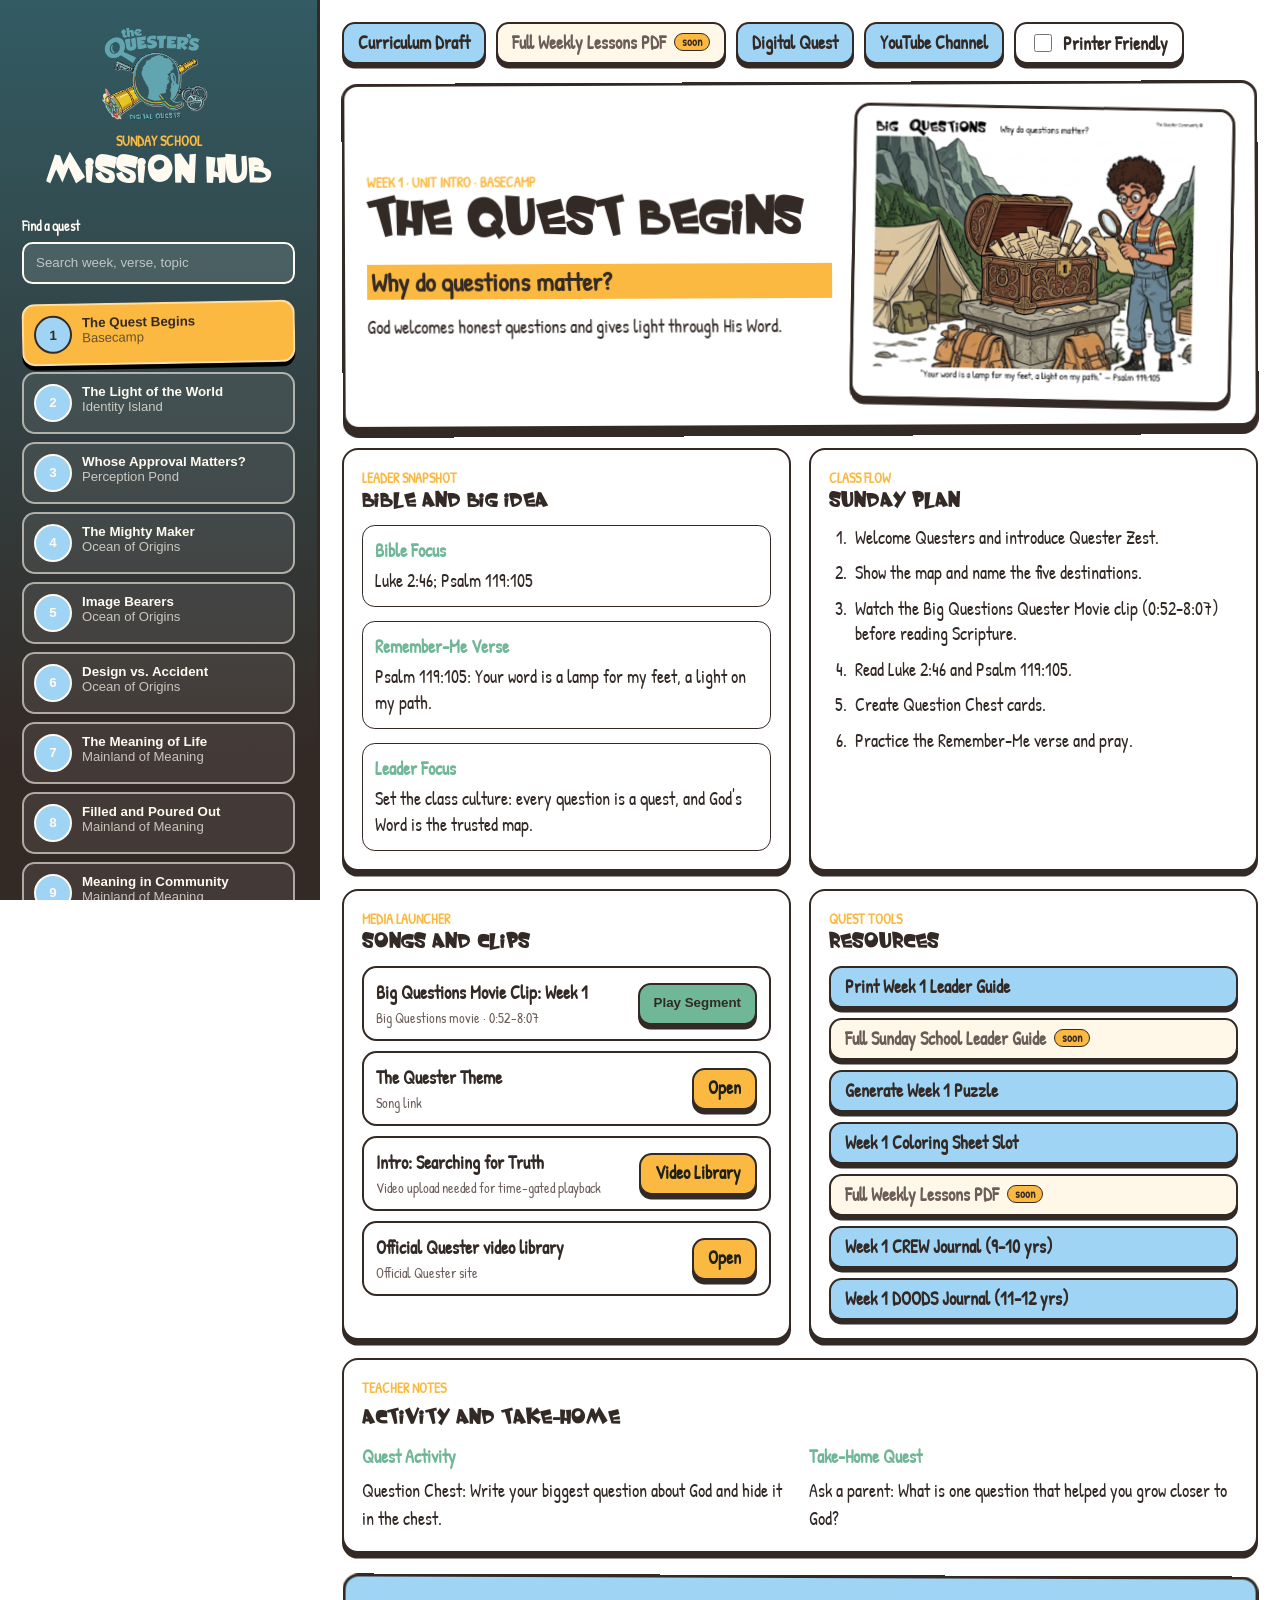
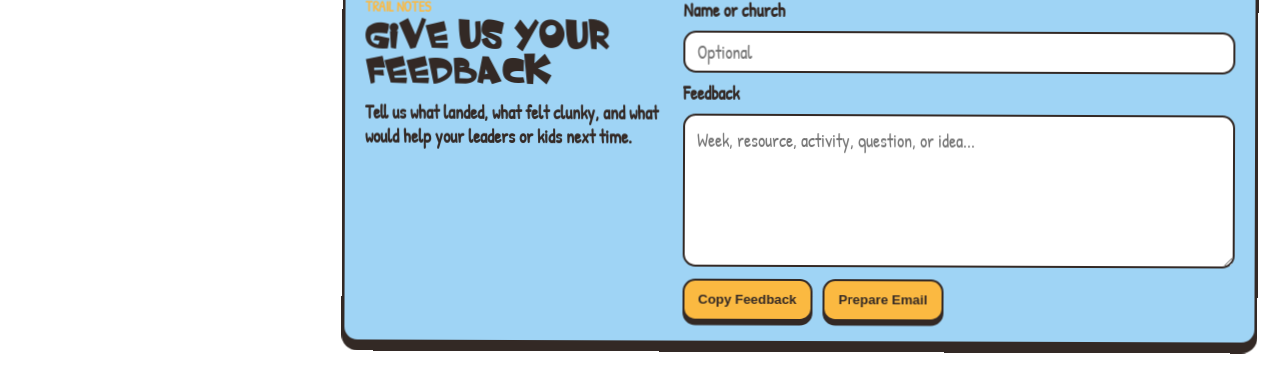
<file: index.html>
<!doctype html>
<html lang="en">
  <head>
    <meta charset="utf-8">
    <meta name="viewport" content="width=device-width, initial-scale=1">
    <title>Quester Sunday School Hub</title>
    <link rel="stylesheet" href="styles.css">
  </head>
  <body>
    <div class="app-shell">
      <aside class="sidebar" aria-label="Curriculum weeks">
        <div class="brand">
          <img src="assets/logo/logo-main.png" alt="The Quester">
          <div>
            <p class="eyebrow">Sunday School</p>
            <h1>Mission Hub</h1>
          </div>
        </div>

        <label class="search-label" for="weekSearch">Find a quest</label>
        <input id="weekSearch" class="search" type="search" placeholder="Search week, verse, topic">

        <nav id="weekNav" class="week-nav"></nav>
      </aside>

      <main class="workspace">
        <section class="topbar" aria-label="Global resources">
          <a href="docs/Quester_13_Week_Sunday_School_Curriculum.md" target="_blank">Curriculum Draft</a>
          <a id="fullLeaderGuidePdf" href="pdf/Quester_SundaySchool_Weekly_Lessons_Full_Collection.pdf" target="_blank" data-coming-soon="true">Full Weekly Lessons PDF</a>
          <a href="https://jugemz.github.io/quester-demo/" target="_blank" rel="noreferrer">Digital Quest</a>
          <a href="https://www.youtube.com/thequester" target="_blank" rel="noreferrer">YouTube Channel</a>
          <label class="print-toggle" for="printerFriendlyToggle">
            <input id="printerFriendlyToggle" type="checkbox">
            Printer Friendly
          </label>
        </section>

        <section class="hero-panel">
          <div class="hero-copy">
            <p id="weekKicker" class="eyebrow"></p>
            <h2 id="weekTitle"></h2>
            <p id="weekQuestion" class="big-question"></p>
            <p id="weekDiscovery" class="discovery"></p>
          </div>
          <div class="map-frame">
            <img id="weekImage" alt="">
          </div>
        </section>

        <section class="lesson-grid">
          <article class="panel summary-panel">
            <div class="panel-heading">
              <p class="eyebrow">Leader Snapshot</p>
              <h3>Bible and Big Idea</h3>
            </div>
            <dl class="snapshot">
              <div>
                <dt>Bible Focus</dt>
                <dd id="bibleFocus"></dd>
              </div>
              <div>
                <dt>Remember-Me Verse</dt>
                <dd id="memoryVerse"></dd>
              </div>
              <div>
                <dt>Leader Focus</dt>
                <dd id="leaderFocus"></dd>
              </div>
            </dl>
          </article>

          <article class="panel">
            <div class="panel-heading">
              <p class="eyebrow">Class Flow</p>
              <h3>Sunday Plan</h3>
            </div>
            <ol id="lessonFlow" class="flow-list"></ol>
          </article>

          <article class="panel media-panel">
            <div class="panel-heading">
              <p class="eyebrow">Media Launcher</p>
              <h3>Songs and Clips</h3>
            </div>
            <div id="mediaList" class="media-list"></div>
          </article>

          <article class="panel">
            <div class="panel-heading">
              <p class="eyebrow">Quest Tools</p>
              <h3>Resources</h3>
            </div>
            <div id="resourceList" class="resource-list"></div>
          </article>

          <article class="panel wide-panel">
            <div class="panel-heading">
              <p class="eyebrow">Teacher Notes</p>
              <h3>Activity and Take-Home</h3>
            </div>
            <div class="notes">
              <div>
                <h4>Quest Activity</h4>
                <p id="activityText"></p>
              </div>
              <div>
                <h4>Take-Home Quest</h4>
                <p id="takeHomeText"></p>
              </div>
            </div>
          </article>
        </section>

        <section class="feedback-panel" aria-labelledby="feedbackTitle">
          <div>
            <p class="eyebrow">Trail Notes</p>
            <h3 id="feedbackTitle">Give Us Your Feedback</h3>
            <p class="feedback-copy">Tell us what landed, what felt clunky, and what would help your leaders or kids next time.</p>
          </div>
          <form id="feedbackForm" class="feedback-form">
            <label for="feedbackName">Name or church</label>
            <input id="feedbackName" type="text" placeholder="Optional">
            <label for="feedbackMessage">Feedback</label>
            <textarea id="feedbackMessage" rows="5" placeholder="Week, resource, activity, question, or idea..."></textarea>
            <div class="feedback-actions">
              <button id="copyFeedback" class="feedback-button" type="button">Copy Feedback</button>
              <button id="emailFeedback" class="feedback-button" type="button">Prepare Email</button>
              <span id="feedbackStatus" class="feedback-status" role="status" aria-live="polite"></span>
            </div>
          </form>
        </section>
      </main>
    </div>

    <dialog id="clipDialog" class="clip-dialog">
      <div class="clip-header">
        <div>
          <p class="eyebrow">Time-Gated Clip</p>
          <h3 id="clipTitle"></h3>
        </div>
        <button id="closeClip" class="icon-button" type="button" aria-label="Close clip">×</button>
      </div>
      <video id="clipPlayer" controls playsinline></video>
      <iframe id="youtubePlayer" title="Big Questions movie segment" allow="autoplay; encrypted-media; picture-in-picture" allowfullscreen></iframe>
      <p id="clipMeta" class="clip-meta"></p>
    </dialog>

    <script src="app.js"></script>
  </body>
</html>
</file>
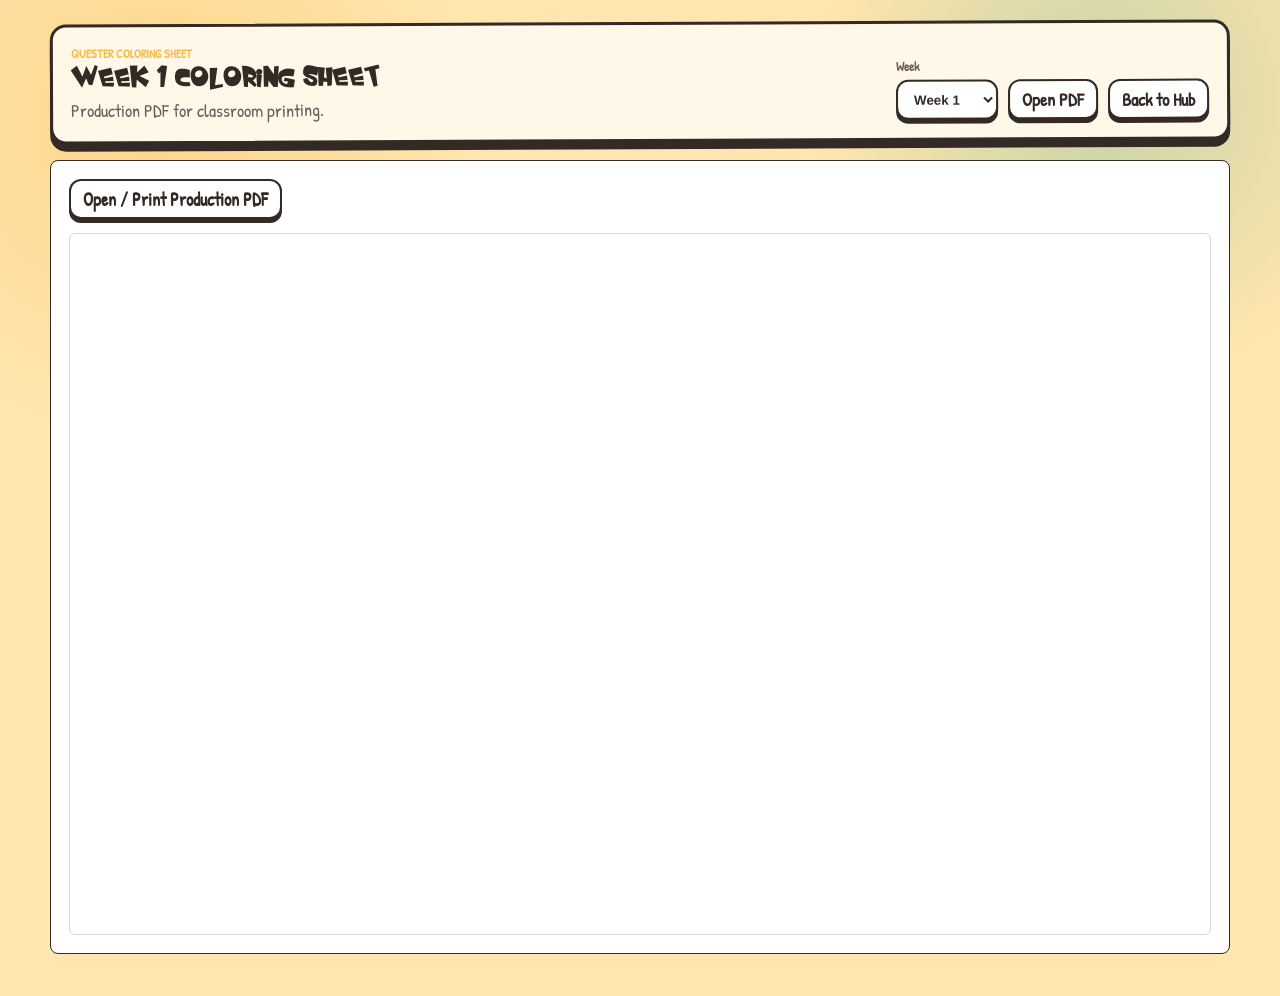
<file: coloring.html>
<!doctype html>
<html lang="en">
  <head>
    <meta charset="utf-8">
    <meta name="viewport" content="width=device-width, initial-scale=1">
    <title>Quester Coloring Sheet</title>
    <link rel="stylesheet" href="puzzles.css">
    <style>
      .pdf-panel {
        display: grid;
        gap: 14px;
        padding: 18px;
        border: 1px solid var(--line);
        border-radius: 8px;
        background: #fff;
      }

      .pdf-actions {
        display: flex;
        flex-wrap: wrap;
        gap: 10px;
      }

      iframe {
        width: 100%;
        min-height: 78vh;
        border: 1px solid #d8d8d8;
        border-radius: 6px;
        background: #fff;
      }

      @media print {
        .toolbar,
        .pdf-actions {
          display: none;
        }

        .pdf-panel {
          padding: 0;
          border: 0;
        }

        iframe {
          min-height: 100vh;
          border: 0;
        }
      }
    </style>
  </head>
  <body>
    <main class="puzzle-shell">
      <section class="toolbar">
        <div>
          <p class="eyebrow">Quester Coloring Sheet</p>
          <h1 id="coloringTitle">Week Coloring Sheet</h1>
          <p id="coloringSubtitle">Production PDF for classroom printing.</p>
        </div>
        <div class="actions">
          <label>
            Week
            <select id="weekSelect"></select>
          </label>
          <a id="pdfLinkTop" class="button-link" target="_blank">Open PDF</a>
          <a class="button-link" href="index.html">Back to Hub</a>
        </div>
      </section>

      <section class="pdf-panel">
        <div class="pdf-actions">
          <a id="pdfLink" class="button-link" target="_blank">Open / Print Production PDF</a>
        </div>
        <iframe id="pdfFrame" title="Weekly coloring sheet PDF"></iframe>
      </section>
    </main>
    <script>
      const weekSelect = document.querySelector("#weekSelect");
      for (let week = 1; week <= 13; week++) {
        const option = document.createElement("option");
        option.value = String(week);
        option.textContent = `Week ${week}`;
        weekSelect.appendChild(option);
      }

      const params = new URLSearchParams(window.location.search);
      const initialWeek = Math.max(1, Math.min(13, Number(params.get("week") || 1)));
      weekSelect.value = String(initialWeek);

      weekSelect.addEventListener("change", () => renderColoring(Number(weekSelect.value)));

      function renderColoring(week) {
        const pdf = `pdf/coloring/PDF/Week-${week}.pdf`;
        document.querySelector("#coloringTitle").textContent = `Week ${week} Coloring Sheet`;
        document.querySelector("#pdfFrame").src = pdf;
        document.querySelector("#pdfLink").href = pdf;
        document.querySelector("#pdfLinkTop").href = pdf;
      }

      renderColoring(initialWeek);
    </script>
  </body>
</html>
</file>
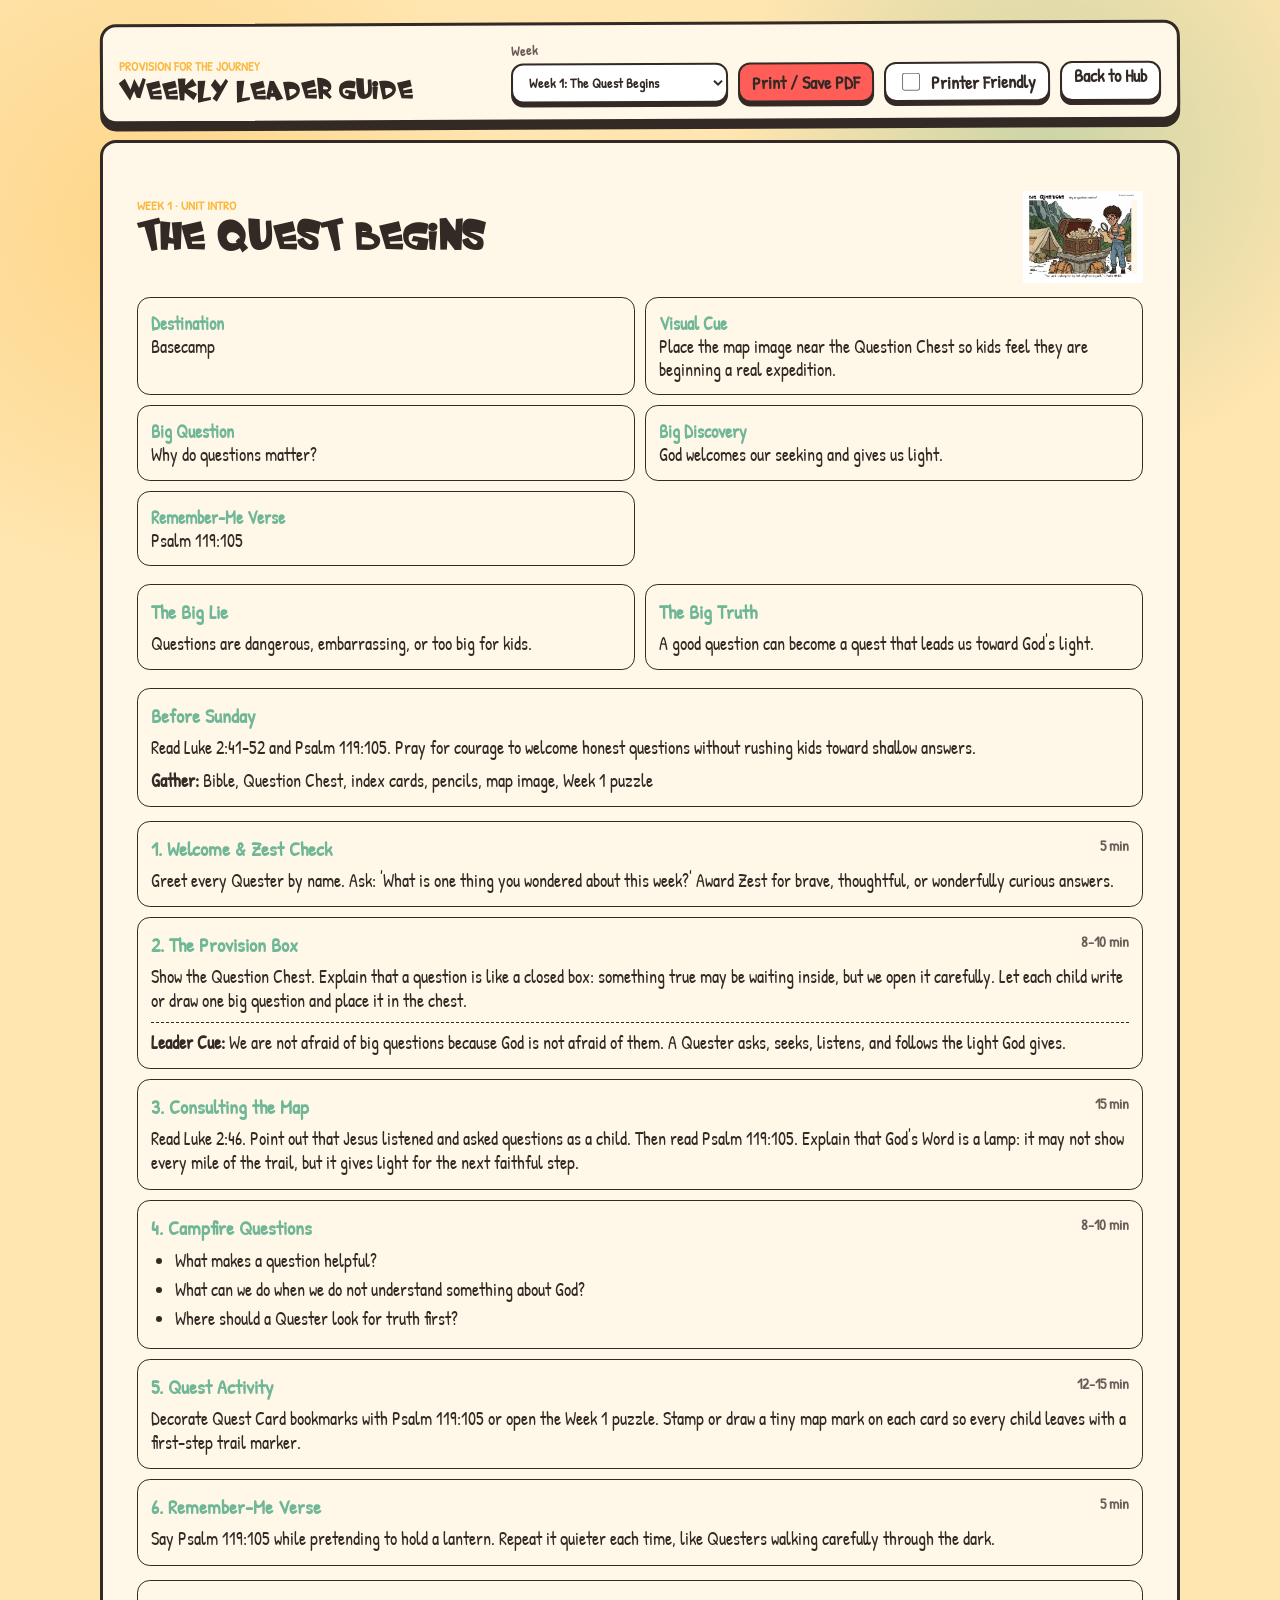
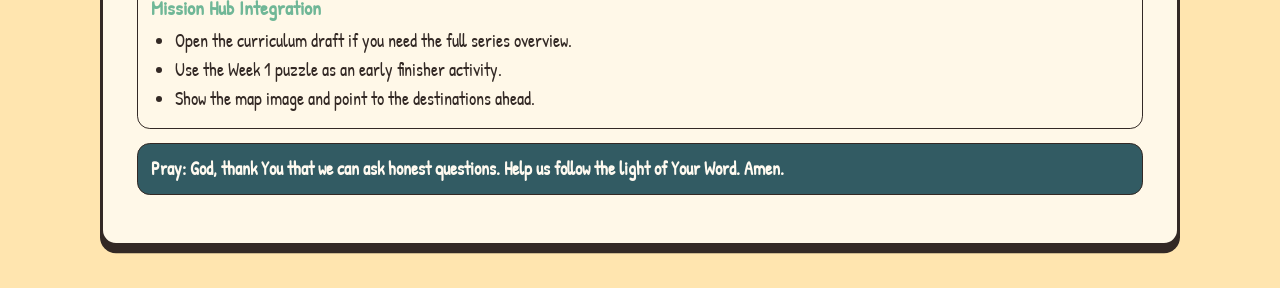
<file: leader.html>
<!doctype html>
<html lang="en">
  <head>
    <meta charset="utf-8">
    <meta name="viewport" content="width=device-width, initial-scale=1">
    <title>Quester Weekly Leader Guide</title>
    <link rel="stylesheet" href="leader.css">
  </head>
  <body>
    <main class="leader-shell">
      <section class="screen-toolbar">
        <div>
          <p class="eyebrow">Provision for the Journey</p>
          <h1>Weekly Leader Guide</h1>
        </div>
        <div class="toolbar-actions">
          <label>
            Week
            <select id="weekSelect"></select>
          </label>
          <button id="printGuide" type="button">Print / Save PDF</button>
          <label class="print-friendly-control" for="printFriendlyGuide">
            <input id="printFriendlyGuide" type="checkbox">
            Printer Friendly
          </label>
          <a href="index.html">Back to Hub</a>
        </div>
      </section>

      <article class="print-page">
        <header class="guide-header">
          <div class="guide-title-wrap">
            <div>
              <p id="unitLabel" class="eyebrow"></p>
              <h2 id="guideTitle"></h2>
            </div>
            <img id="guideAsset" alt="">
          </div>
          <div class="guide-grid">
            <div>
              <strong>Destination</strong>
              <span id="destination"></span>
            </div>
            <div>
              <strong>Visual Cue</strong>
              <span id="visualCue"></span>
            </div>
            <div>
              <strong>Big Question</strong>
              <span id="bigQuestion"></span>
            </div>
            <div>
              <strong>Big Discovery</strong>
              <span id="bigDiscovery"></span>
            </div>
            <div>
              <strong>Remember-Me Verse</strong>
              <span id="verse"></span>
            </div>
          </div>
        </header>

        <section class="truth-band">
          <div>
            <h3>The Big Lie</h3>
            <p id="bigLie"></p>
          </div>
          <div>
            <h3>The Big Truth</h3>
            <p id="bigTruth"></p>
          </div>
        </section>

        <section class="section-block">
          <h3>Before Sunday</h3>
          <p id="prepare"></p>
          <p><strong>Gather:</strong> <span id="supplies"></span></p>
        </section>

        <section class="timeline">
          <div class="time-card">
            <h3>1. Welcome & Zest Check <span>5 min</span></h3>
            <p id="welcome"></p>
          </div>
          <div class="time-card">
            <h3>2. The Provision Box <span>8-10 min</span></h3>
            <p id="starter"></p>
            <p class="leader-cue"><strong>Leader Cue:</strong> <span id="leaderCue"></span></p>
          </div>
          <div class="time-card">
            <h3>3. Consulting the Map <span>15 min</span></h3>
            <p id="teaching"></p>
          </div>
          <div class="time-card">
            <h3>4. Campfire Questions <span>8-10 min</span></h3>
            <ul id="questions"></ul>
          </div>
          <div class="time-card">
            <h3>5. Quest Activity <span>12-15 min</span></h3>
            <p id="activity"></p>
          </div>
          <div class="time-card">
            <h3>6. Remember-Me Verse <span>5 min</span></h3>
            <p id="versePractice"></p>
          </div>
        </section>

        <section class="mission-hub">
          <h3>Mission Hub Integration</h3>
          <ul id="hubTips"></ul>
        </section>

        <footer class="guide-footer">
          <p id="close"></p>
        </footer>
      </article>
    </main>

    <script src="leader.js"></script>
  </body>
</html>
</file>
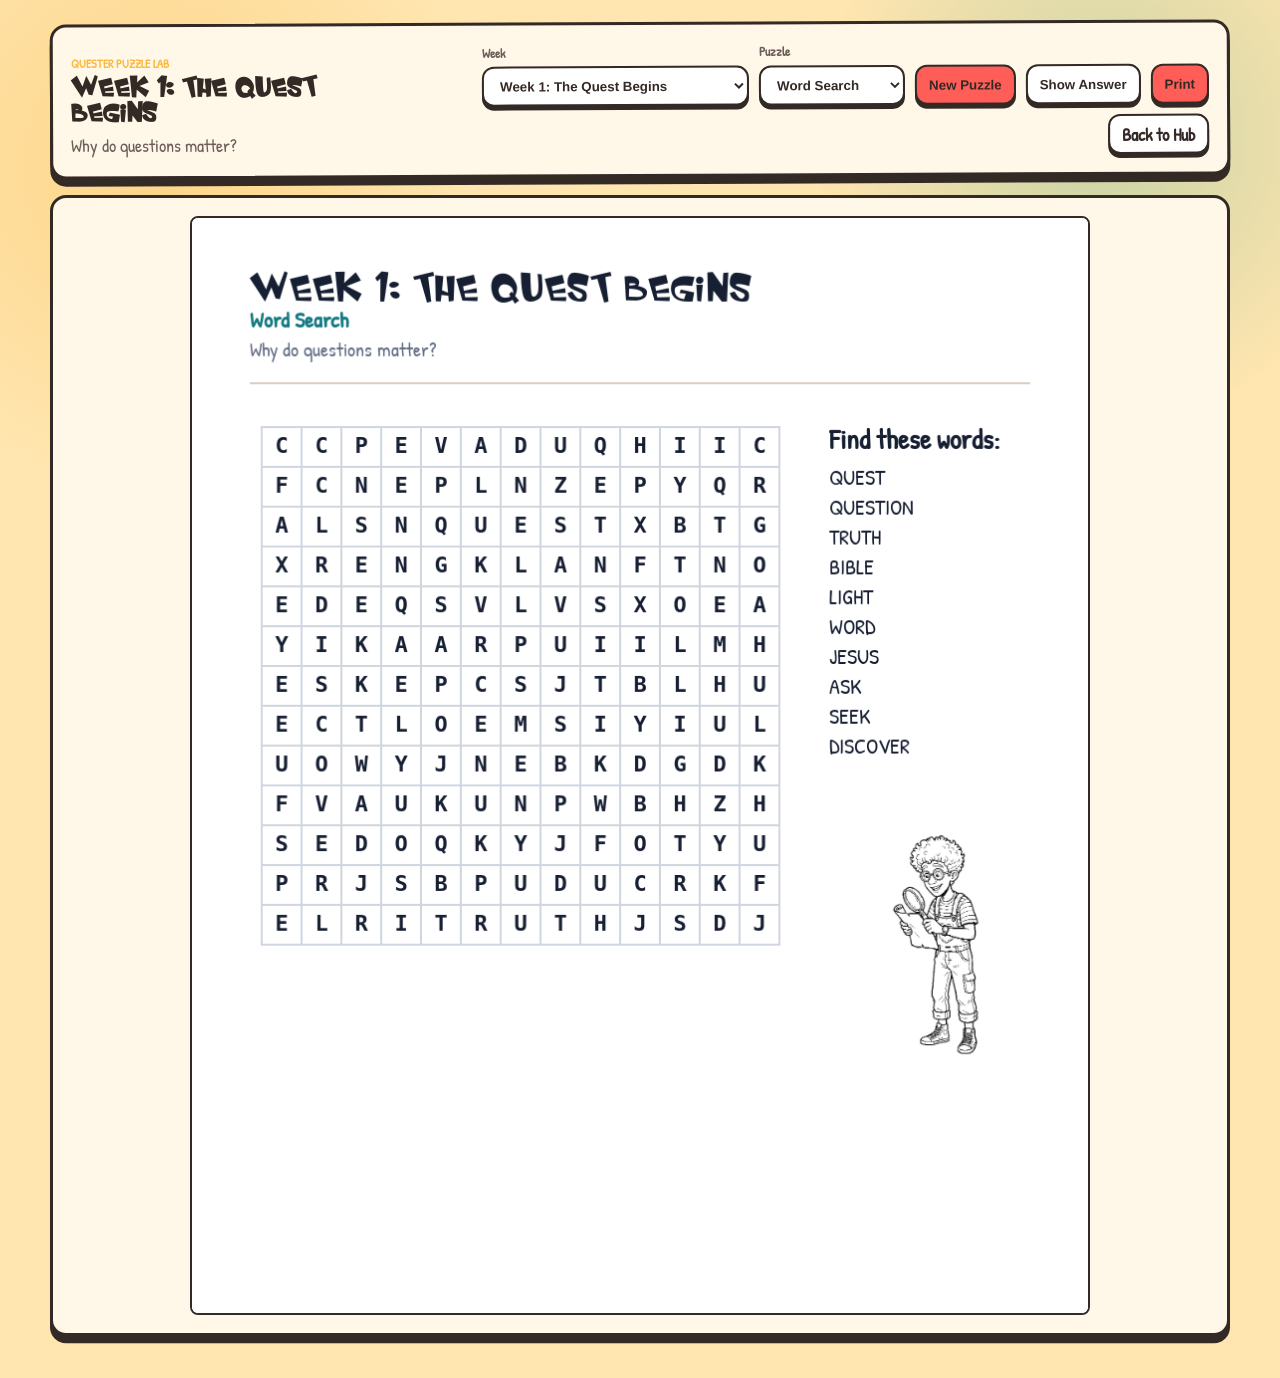
<file: puzzles.html>
<!doctype html>
<html lang="en">
  <head>
    <meta charset="utf-8">
    <meta name="viewport" content="width=device-width, initial-scale=1">
    <title>Quester Weekly Puzzle</title>
    <link rel="stylesheet" href="puzzles.css">
  </head>
  <body>
    <main class="puzzle-shell">
      <section class="toolbar">
        <div>
          <p class="eyebrow">Quester Puzzle Lab</p>
          <h1 id="pageTitle">Weekly Puzzle</h1>
          <p id="pageSubtitle"></p>
        </div>
        <div class="actions">
          <label>
            Week
            <select id="weekSelect"></select>
          </label>
          <label>
            Puzzle
            <select id="typeSelect">
              <option value="word-search">Word Search</option>
              <option value="scramble">Word Scramble</option>
              <option value="cryptogram">Cryptogram</option>
              <option value="icon-code">Icon Code</option>
            </select>
          </label>
          <button id="newPuzzle" type="button">New Puzzle</button>
          <button id="toggleAnswer" type="button">Show Answer</button>
          <button id="printPuzzle" type="button">Print</button>
          <a id="backToHub" class="button-link" href="index.html">Back to Hub</a>
        </div>
      </section>

      <section class="canvas-wrap">
        <canvas id="puzzleCanvas" width="900" height="1100" aria-label="Generated puzzle"></canvas>
      </section>
    </main>

    <script src="puzzles.js"></script>
  </body>
</html>
</file>
<file: styles.css>
:root {
  --ink: #332925;
  --muted: #6c5d59;
  --paper: #ffffff;
  --panel: #ffffff;
  --line: #332925;
  --teal: #70b797;
  --green: #4d8a48;
  --gold: #fbb941;
  --salmon: #9fd4f5;
  --salmon-light: #cdeeff;
  --blue: #9fd4f5;
  --shadow: 0 0.5rem 0 #332925;
  --soft-shadow: 0 0.35rem 0 #332925;
}

@font-face {
  font-family: "Patrick Hand Local";
  src: url("PatrickHand-Regular.ttf") format("truetype");
}

@font-face {
  font-family: "Whimsy TT";
  src: url("WhimsyTT.ttf") format("truetype");
}

* {
  box-sizing: border-box;
}

body {
  margin: 0;
  color: var(--ink);
  background: #fff;
  font-family: "Patrick Hand Local", "Segoe UI", Arial, sans-serif;
  font-size: 18px;
  cursor: url("image assets/default-1x.png"), auto;
}

a {
  color: inherit;
}

button,
a,
input,
select,
textarea {
  cursor: url("image assets/pointer-1x.png"), pointer;
}

.app-shell {
  min-height: 100vh;
  display: grid;
  grid-template-columns: 320px minmax(0, 1fr);
}

.sidebar {
  position: sticky;
  top: 0;
  height: 100vh;
  overflow-y: auto;
  padding: 22px;
  background:
    linear-gradient(180deg, #325b63, #332925 85%);
  color: #fffaf0;
  border-right: 0.22rem solid var(--ink);
}

.brand {
  display: grid;
  gap: 10px;
  justify-items: center;
  margin-bottom: 24px;
  text-align: center;
}

.brand img {
  width: min(235px, 100%);
  height: auto;
  object-fit: contain;
  transform: rotate(-2deg);
}

.brand h1,
.hero-copy h2,
.panel h3 {
  margin: 0;
  font-family: "Whimsy TT", "Patrick Hand Local", sans-serif;
}

.brand h1 {
  white-space: nowrap;
  font-size: 2.35rem;
  line-height: 1;
}

.eyebrow {
  margin: 0 0 5px;
  color: var(--gold);
  font-size: 0.9rem;
  font-weight: 800;
  letter-spacing: 0;
  text-transform: uppercase;
}

.search-label {
  display: block;
  margin: 0 0 7px;
  font-weight: 700;
  font-size: 0.86rem;
}

.search {
  width: 100%;
  min-height: 42px;
  padding: 0 12px;
  border: 0.16rem solid #fffaf0;
  border-radius: 0.65rem;
  color: #fffaf0;
  background: rgba(255, 255, 255, 0.12);
  outline: none;
}

.search::placeholder {
  color: rgba(255, 255, 255, 0.65);
}

.week-nav {
  display: grid;
  gap: 8px;
  margin-top: 18px;
}

.week-button {
  display: grid;
  grid-template-columns: 38px 1fr;
  gap: 10px;
  width: 100%;
  padding: 10px;
  border: 0.16rem solid rgba(255, 250, 240, 0.58);
  border-radius: 0.8rem;
  color: #fffaf0;
  background: rgba(255, 255, 255, 0.08);
  text-align: left;
  cursor: pointer;
  transition: transform 0.12s, background 0.12s;
}

.week-button[aria-current="true"] {
  background: var(--gold);
  color: var(--ink);
  box-shadow: 0 0.28rem 0 #000;
  transform: rotate(-1deg);
}

.week-number {
  display: grid;
  place-items: center;
  width: 38px;
  height: 38px;
  border-radius: 50%;
  background: var(--salmon);
  border: 0.13rem solid currentColor;
  font-weight: 900;
}

.week-name {
  display: block;
  font-weight: 800;
}

.week-destination {
  display: block;
  color: currentColor;
  opacity: 0.72;
  font-size: 0.82rem;
}

.workspace {
  min-width: 0;
  padding: 22px;
}

.topbar {
  display: flex;
  flex-wrap: wrap;
  align-items: center;
  gap: 10px;
  margin-bottom: 18px;
}

.topbar a,
.resource-link,
.media-link,
.media-button,
.feedback-button {
  display: inline-flex;
  align-items: center;
  justify-content: center;
  min-height: 42px;
  padding: 0 14px 2px;
  border: 0.16rem solid var(--line);
  border-radius: 0.8rem;
  background: var(--salmon);
  color: var(--ink);
  font-weight: 800;
  text-decoration: none;
  cursor: pointer;
  box-shadow: 0 0.28rem 0 var(--ink);
  transition: transform 0.1s, box-shadow 0.1s, background 0.1s;
}

.topbar a:hover,
.resource-link:hover,
.media-link:hover,
.media-button:hover,
.feedback-button:hover {
  background: var(--salmon-light);
}

.topbar a[data-coming-soon="true"],
.resource-link[data-coming-soon="true"] {
  background: #fff8e8;
  color: var(--muted);
}

.topbar a[data-coming-soon="true"]::after,
.resource-link[data-coming-soon="true"]::after {
  content: "soon";
  margin-left: 8px;
  padding: 1px 7px;
  border: 0.11rem solid var(--line);
  border-radius: 999px;
  background: var(--gold);
  color: var(--ink);
  font-size: 0.78rem;
  line-height: 1.1;
}

.topbar a:active,
.resource-link:active,
.media-link:active,
.media-button:active,
.feedback-button:active {
  transform: translateY(0.28rem);
  box-shadow: none;
}

.print-toggle {
  display: inline-flex;
  align-items: center;
  min-height: 42px;
  gap: 8px;
  padding: 0 14px;
  border: 0.16rem solid var(--line);
  border-radius: 0.8rem;
  background: #fff;
  color: var(--ink);
  font-weight: 900;
  box-shadow: 0 0.28rem 0 var(--ink);
}

.print-toggle input {
  width: 18px;
  height: 18px;
  accent-color: var(--blue);
}

.hero-panel {
  display: grid;
  grid-template-columns: minmax(0, 1.1fr) minmax(260px, 0.9fr);
  gap: 20px;
  align-items: stretch;
  margin-bottom: 20px;
  padding: 22px;
  border: 0.22rem solid var(--line);
  border-radius: 1rem;
  background: var(--paper);
  box-shadow: var(--shadow);
  transform: rotate(-0.25deg);
}

.hero-copy {
  display: flex;
  flex-direction: column;
  justify-content: center;
  min-height: 280px;
}

.hero-copy h2 {
  max-width: 820px;
  font-size: clamp(2rem, 4vw, 4.2rem);
  line-height: 0.98;
}

.big-question {
  max-width: 740px;
  margin: 18px 0 0;
  color: var(--ink);
  font-size: clamp(1.2rem, 2vw, 1.8rem);
  font-weight: 900;
  background: var(--gold);
  display: inline;
  box-decoration-break: clone;
  -webkit-box-decoration-break: clone;
  padding: 0 0.28rem;
}

.discovery {
  max-width: 780px;
  margin: 16px 0 0;
  color: var(--ink);
  font-size: 1.15rem;
  line-height: 1.35;
}

.map-frame {
  min-height: 280px;
  border: 0.22rem solid var(--line);
  border-radius: 1rem;
  overflow: hidden;
  background: #fff;
  box-shadow: var(--soft-shadow);
  transform: rotate(1.3deg);
}

.map-frame img {
  width: 100%;
  height: 100%;
  min-height: 280px;
  object-fit: cover;
  display: block;
}

.lesson-grid {
  display: grid;
  grid-template-columns: repeat(2, minmax(0, 1fr));
  gap: 18px;
}

.panel {
  padding: 18px;
  border: 0.18rem solid var(--line);
  border-radius: 1rem;
  background: var(--panel);
  box-shadow: var(--soft-shadow);
}

.wide-panel {
  grid-column: 1 / -1;
}

.panel-heading {
  margin-bottom: 14px;
}

.panel h3 {
  font-size: 1.3rem;
}

.snapshot {
  display: grid;
  gap: 14px;
  margin: 0;
}

.snapshot div {
  padding: 12px;
  border: 0.12rem solid var(--line);
  border-radius: 0.8rem;
  background: #fff;
}

.snapshot dt {
  margin-bottom: 5px;
  color: var(--teal);
  font-weight: 900;
}

.snapshot dd {
  margin: 0;
  line-height: 1.45;
}

.flow-list {
  display: grid;
  gap: 10px;
  margin: 0;
  padding-left: 22px;
}

.flow-list li {
  padding-left: 4px;
  line-height: 1.42;
}

.media-list,
.resource-list {
  display: grid;
  gap: 10px;
}

.media-item {
  display: grid;
  grid-template-columns: 1fr auto;
  gap: 10px;
  align-items: center;
  padding: 12px;
  border: 0.15rem solid var(--line);
  border-radius: 0.9rem;
  background: #fff;
}

.media-title {
  margin: 0;
  font-weight: 900;
}

.media-meta {
  margin: 3px 0 0;
  color: var(--muted);
  font-size: 0.9rem;
}

.media-button {
  background: var(--teal);
  color: var(--ink);
}

.media-link {
  background: var(--gold);
  color: #1f2119;
}

.resource-link {
  justify-content: flex-start;
}

.notes {
  display: grid;
  grid-template-columns: repeat(2, minmax(0, 1fr));
  gap: 18px;
}

.notes h4 {
  margin: 0 0 8px;
  color: var(--teal);
}

.notes p {
  margin: 0;
  line-height: 1.55;
}

.feedback-panel {
  display: grid;
  grid-template-columns: minmax(220px, 0.7fr) minmax(300px, 1.3fr);
  gap: 20px;
  margin-top: 22px;
  padding: 20px;
  border: 0.2rem solid var(--line);
  border-radius: 1rem;
  background: var(--blue);
  box-shadow: var(--shadow);
  transform: rotate(0.2deg);
}

.feedback-panel h3 {
  margin: 0;
  font-family: "Whimsy TT", "Patrick Hand Local", sans-serif;
  font-size: clamp(1.5rem, 3vw, 2.4rem);
}

.feedback-copy {
  max-width: 520px;
  margin: 10px 0 0;
  font-weight: 800;
  line-height: 1.35;
}

.feedback-form {
  display: grid;
  gap: 8px;
}

.feedback-form label {
  color: var(--ink);
  font-weight: 900;
}

.feedback-form input,
.feedback-form textarea {
  width: 100%;
  border: 0.15rem solid var(--line);
  border-radius: 0.8rem;
  background: #fff;
  color: var(--ink);
  font: inherit;
  outline: none;
}

.feedback-form input {
  min-height: 42px;
  padding: 0 12px;
}

.feedback-form textarea {
  min-height: 132px;
  padding: 12px;
  resize: vertical;
  cursor: text;
}

.feedback-actions {
  display: flex;
  flex-wrap: wrap;
  align-items: center;
  gap: 10px;
  margin-top: 4px;
}

.feedback-button {
  border: 0.16rem solid var(--line);
  background: var(--gold);
}

.feedback-status {
  color: var(--ink);
  font-weight: 900;
}

body.printer-friendly {
  --gold: #f4f4f4;
  --salmon: #f8f8f8;
  --salmon-light: #fff;
  --teal: #f7f7f7;
  --blue: #f8f8f8;
}

body.printer-friendly .hero-panel,
body.printer-friendly .panel,
body.printer-friendly .snapshot div,
body.printer-friendly .media-item,
body.printer-friendly .feedback-panel {
  background: #fff;
  box-shadow: none;
}

body.printer-friendly .topbar a,
body.printer-friendly .resource-link,
body.printer-friendly .media-link,
body.printer-friendly .media-button,
body.printer-friendly .feedback-button,
body.printer-friendly .print-toggle {
  background: #fff;
  box-shadow: none;
}

body.printer-friendly .big-question {
  background: #f2f2f2;
}

.clip-dialog {
  width: min(920px, calc(100vw - 28px));
  padding: 0;
  border: 0.2rem solid var(--line);
  border-radius: 1rem;
  background: var(--panel);
  box-shadow: var(--shadow);
}

.clip-dialog::backdrop {
  background: rgba(14, 24, 32, 0.7);
}

.clip-header {
  display: flex;
  align-items: center;
  justify-content: space-between;
  gap: 16px;
  padding: 16px;
  border-bottom: 1px solid var(--line);
}

.icon-button {
  width: 40px;
  height: 40px;
  border: 0;
  border-radius: 50%;
  border: 0.16rem solid var(--ink);
  background: var(--gold);
  color: var(--ink);
  font-size: 1.5rem;
  cursor: pointer;
}

#clipPlayer {
  display: block;
  width: 100%;
  max-height: 68vh;
  background: #000;
}

#youtubePlayer {
  display: none;
  width: 100%;
  aspect-ratio: 16 / 9;
  border: 0;
  background: #000;
}

.clip-meta {
  margin: 0;
  padding: 12px 16px 16px;
  color: var(--muted);
}

@media (max-width: 980px) {
  .app-shell,
  .hero-panel,
  .lesson-grid,
  .notes,
  .feedback-panel {
    grid-template-columns: 1fr;
  }

  .sidebar {
    position: relative;
    height: auto;
  }
}
</file>
<file: puzzles.css>
:root {
  --ink: #332925;
  --muted: #6c5d59;
  --paper: #ffe5af;
  --panel: #fff8e8;
  --line: #332925;
  --gold: #fbb941;
  --salmon: #ff5e58;
  --salmon-light: #ffb389;
  --teal: #70b797;
  --shadow: 0 0.45rem 0 #332925;
}

@font-face {
  font-family: "Questicons";
  src: url("QUESTICONS.ttf") format("truetype");
}

@font-face {
  font-family: "Questericons";
  src:
    url("QUESTERICONS.WOFF2") format("woff2"),
    url("QUESTERICONS.ttf") format("truetype");
}

@font-face {
  font-family: "Patrick Hand Local";
  src: url("PatrickHand-Regular.ttf") format("truetype");
}

@font-face {
  font-family: "Whimsy TT";
  src: url("WhimsyTT.ttf") format("truetype");
}

* {
  box-sizing: border-box;
}

body {
  margin: 0;
  background:
    radial-gradient(circle at 12% 12%, rgba(251, 185, 65, 0.35), transparent 20rem),
    radial-gradient(circle at 86% 10%, rgba(112, 183, 151, 0.38), transparent 18rem),
    var(--paper);
  color: var(--ink);
  font-family: "Patrick Hand Local", "Segoe UI", Arial, sans-serif;
  font-size: 18px;
  cursor: url("image assets/default-1x.png"), auto;
}

.puzzle-shell {
  width: min(1180px, calc(100vw - 28px));
  margin: 0 auto;
  padding: 22px 0 42px;
}

.toolbar {
  display: flex;
  align-items: flex-end;
  justify-content: space-between;
  gap: 20px;
  margin-bottom: 18px;
  padding: 18px;
  border: 0.2rem solid var(--line);
  border-radius: 1rem;
  background: var(--panel);
  box-shadow: var(--shadow);
  transform: rotate(-0.25deg);
}

.eyebrow {
  margin: 0 0 5px;
  color: var(--gold);
  font-size: 0.76rem;
  font-weight: 900;
  letter-spacing: 0;
  text-transform: uppercase;
}

h1,
h2,
p {
  margin-top: 0;
}

h1 {
  margin-bottom: 6px;
  font-family: "Whimsy TT", "Patrick Hand Local", sans-serif;
}

#pageSubtitle,
#coloringSubtitle {
  margin-bottom: 0;
  color: var(--muted);
}

.actions {
  display: flex;
  flex-wrap: wrap;
  gap: 10px;
  align-items: flex-end;
  justify-content: flex-end;
}

label {
  display: grid;
  gap: 5px;
  color: var(--muted);
  font-size: 0.82rem;
  font-weight: 800;
}

select,
button,
.button-link {
  min-height: 40px;
  padding: 0 12px;
  border: 0.15rem solid var(--line);
  border-radius: 0.75rem;
  background: #fff;
  color: var(--ink);
  font-weight: 800;
  box-shadow: 0 0.25rem 0 var(--ink);
}

button,
.button-link {
  display: inline-flex;
  align-items: center;
  text-decoration: none;
  cursor: url("image assets/pointer-1x.png"), pointer;
  transition: transform 0.1s, box-shadow 0.1s, background 0.1s;
}

button:hover,
.button-link:hover {
  background: var(--salmon-light);
}

button:active,
.button-link:active {
  transform: translateY(0.25rem);
  box-shadow: none;
}

#newPuzzle,
#printPuzzle {
  background: var(--salmon);
  color: var(--ink);
}

.canvas-wrap,
.placeholder-page {
  padding: 18px;
  border: 0.2rem solid var(--line);
  border-radius: 1rem;
  background: var(--panel);
  box-shadow: var(--shadow);
}

canvas {
  display: block;
  width: min(900px, 100%);
  height: auto;
  margin: 0 auto;
  border: 0.14rem solid var(--line);
  border-radius: 0.5rem;
  background: #fff;
}

.placeholder-page {
  min-height: 620px;
  display: grid;
  place-content: center;
  text-align: center;
}

.placeholder-page p {
  max-width: 640px;
  color: var(--muted);
  line-height: 1.55;
}

@media print {
  body {
    background: #fff;
  }

  .toolbar {
    display: none;
  }

  .puzzle-shell,
  .canvas-wrap {
    width: 100%;
    margin: 0;
    padding: 0;
    border: 0;
    box-shadow: none;
  }

  canvas {
    width: 100%;
    border: 0;
  }
}
</file>
<file: leader.css>
@font-face {
  font-family: "Patrick Hand Local";
  src: url("PatrickHand-Regular.ttf") format("truetype");
}

@font-face {
  font-family: "Whimsy TT";
  src: url("WhimsyTT.ttf") format("truetype");
}

:root {
  --ink: #332925;
  --muted: #6c5d59;
  --paper: #ffe5af;
  --panel: #fff8e8;
  --line: #332925;
  --teal: #70b797;
  --gold: #fbb941;
  --salmon: #ff5e58;
  --salmon-light: #ffb389;
  --soft: #fff8e8;
  --shadow: 0 0.45rem 0 #332925;
}

* {
  box-sizing: border-box;
}

body {
  margin: 0;
  background:
    radial-gradient(circle at 12% 12%, rgba(251, 185, 65, 0.36), transparent 22rem),
    radial-gradient(circle at 82% 8%, rgba(112, 183, 151, 0.36), transparent 20rem),
    var(--paper);
  color: var(--ink);
  font-family: "Patrick Hand Local", "Segoe UI", Arial, sans-serif;
  font-size: 18px;
  cursor: url("image assets/default-1x.png"), auto;
}

.leader-shell {
  width: min(1080px, calc(100vw - 28px));
  margin: 0 auto;
  padding: 22px 0 42px;
}

.screen-toolbar {
  display: flex;
  justify-content: space-between;
  align-items: flex-end;
  gap: 20px;
  margin-bottom: 18px;
  padding: 16px;
  border: 0.2rem solid var(--line);
  border-radius: 1rem;
  background: var(--panel);
  box-shadow: var(--shadow);
  transform: rotate(-0.25deg);
}

.toolbar-actions {
  display: flex;
  flex-wrap: wrap;
  gap: 10px;
  align-items: flex-end;
  justify-content: flex-end;
}

label {
  display: grid;
  gap: 4px;
  color: var(--muted);
  font-size: 0.85rem;
  font-weight: 800;
}

select,
button,
a,
.print-friendly-control {
  min-height: 40px;
  padding: 0 12px;
  border: 0.15rem solid var(--line);
  border-radius: 0.75rem;
  background: #fff;
  color: var(--ink);
  font: inherit;
  font-weight: 800;
  text-decoration: none;
  box-shadow: 0 0.25rem 0 var(--ink);
}

.print-friendly-control {
  display: inline-flex;
  align-items: center;
  gap: 8px;
  background: #fff;
}

.print-friendly-control input {
  width: 18px;
  height: 18px;
  accent-color: var(--teal);
}

button {
  background: var(--salmon);
  color: var(--ink);
  cursor: url("image assets/pointer-1x.png"), pointer;
}

button,
a {
  transition: transform 0.1s, box-shadow 0.1s, background 0.1s;
}

button:hover,
a:hover {
  background: var(--salmon-light);
}

button:active,
a:active {
  transform: translateY(0.25rem);
  box-shadow: none;
}

.print-page {
  padding: 34px;
  border: 0.2rem solid var(--line);
  border-radius: 1rem;
  background: var(--panel);
  box-shadow: var(--shadow);
}

.eyebrow {
  margin: 0 0 5px;
  color: var(--gold);
  font-size: 0.8rem;
  font-weight: 900;
  letter-spacing: 0;
  text-transform: uppercase;
}

h1,
h2,
h3,
p {
  margin-top: 0;
}

h1,
h2 {
  font-family: "Whimsy TT", "Patrick Hand Local", sans-serif;
}

h1 {
  margin-bottom: 0;
}

h2 {
  margin-bottom: 18px;
  font-size: 2.55rem;
  line-height: 1;
}

.guide-title-wrap {
  display: grid;
  grid-template-columns: 1fr 120px;
  gap: 18px;
  align-items: center;
}

#guideAsset {
  width: 120px;
  height: 120px;
  object-fit: contain;
  justify-self: end;
}

h3 {
  margin-bottom: 7px;
  color: var(--teal);
  font-size: 1.25rem;
}

.guide-grid,
.truth-band {
  display: grid;
  grid-template-columns: repeat(2, minmax(0, 1fr));
  gap: 10px;
}

.guide-grid div,
.truth-band div,
.section-block,
.time-card,
.mission-hub,
.guide-footer {
  padding: 13px;
  border: 0.12rem solid var(--line);
  border-radius: 0.8rem;
  background: var(--soft);
}

.guide-grid strong {
  display: block;
  color: var(--teal);
}

.guide-grid span {
  display: block;
  line-height: 1.25;
}

.truth-band {
  margin: 18px 0;
}

.truth-band p,
.section-block p,
.time-card p,
.guide-footer p {
  margin-bottom: 0;
  line-height: 1.35;
}

.section-block,
.mission-hub,
.guide-footer {
  margin-bottom: 14px;
}

.section-block p + p {
  margin-top: 8px;
}

.timeline {
  display: grid;
  gap: 10px;
  margin-bottom: 14px;
}

.time-card h3 {
  display: flex;
  justify-content: space-between;
  gap: 12px;
}

.time-card h3 span {
  color: var(--muted);
  font-size: 0.95rem;
}

.leader-cue {
  margin-top: 8px;
  padding-top: 8px;
  border-top: 1px dashed var(--line);
}

ul {
  margin: 0;
  padding-left: 24px;
}

li {
  margin-bottom: 4px;
}

.guide-footer {
  background: #325b63;
  color: #fffaf0;
}

.guide-footer p {
  font-weight: 800;
}

body.printer-friendly {
  background: #fff;
}

body.printer-friendly .screen-toolbar,
body.printer-friendly .print-page,
body.printer-friendly .guide-grid div,
body.printer-friendly .truth-band div,
body.printer-friendly .section-block,
body.printer-friendly .time-card,
body.printer-friendly .mission-hub,
body.printer-friendly .guide-footer {
  background: #fff;
  color: #000;
  box-shadow: none;
}

body.printer-friendly h3,
body.printer-friendly .guide-grid strong,
body.printer-friendly .eyebrow {
  color: #000;
}

body.printer-friendly #guideAsset {
  filter: grayscale(1);
}

@media print {
  @page {
    margin: 0.35in;
  }

  body {
    background: #fff;
    font-size: 12.5pt;
    cursor: auto;
  }

  .leader-shell {
    width: 100%;
    padding: 0;
  }

  .screen-toolbar {
    display: none;
  }

  .print-page {
    padding: 0;
    border: 0;
    border-radius: 0;
    box-shadow: none;
    background: #fff;
  }

  h2 {
    font-size: 27pt;
  }

  h3 {
    font-size: 14.5pt;
  }

  .guide-title-wrap {
    grid-template-columns: 1fr 0.85in;
  }

  #guideAsset {
    width: 0.85in;
    height: 0.85in;
  }

  .guide-grid,
  .truth-band {
    grid-template-columns: repeat(2, 1fr);
  }

  .guide-grid div,
  .truth-band div,
  .section-block,
  .time-card,
  .mission-hub,
  .guide-footer {
    break-inside: avoid;
    padding: 8px;
  }
}
</file>
